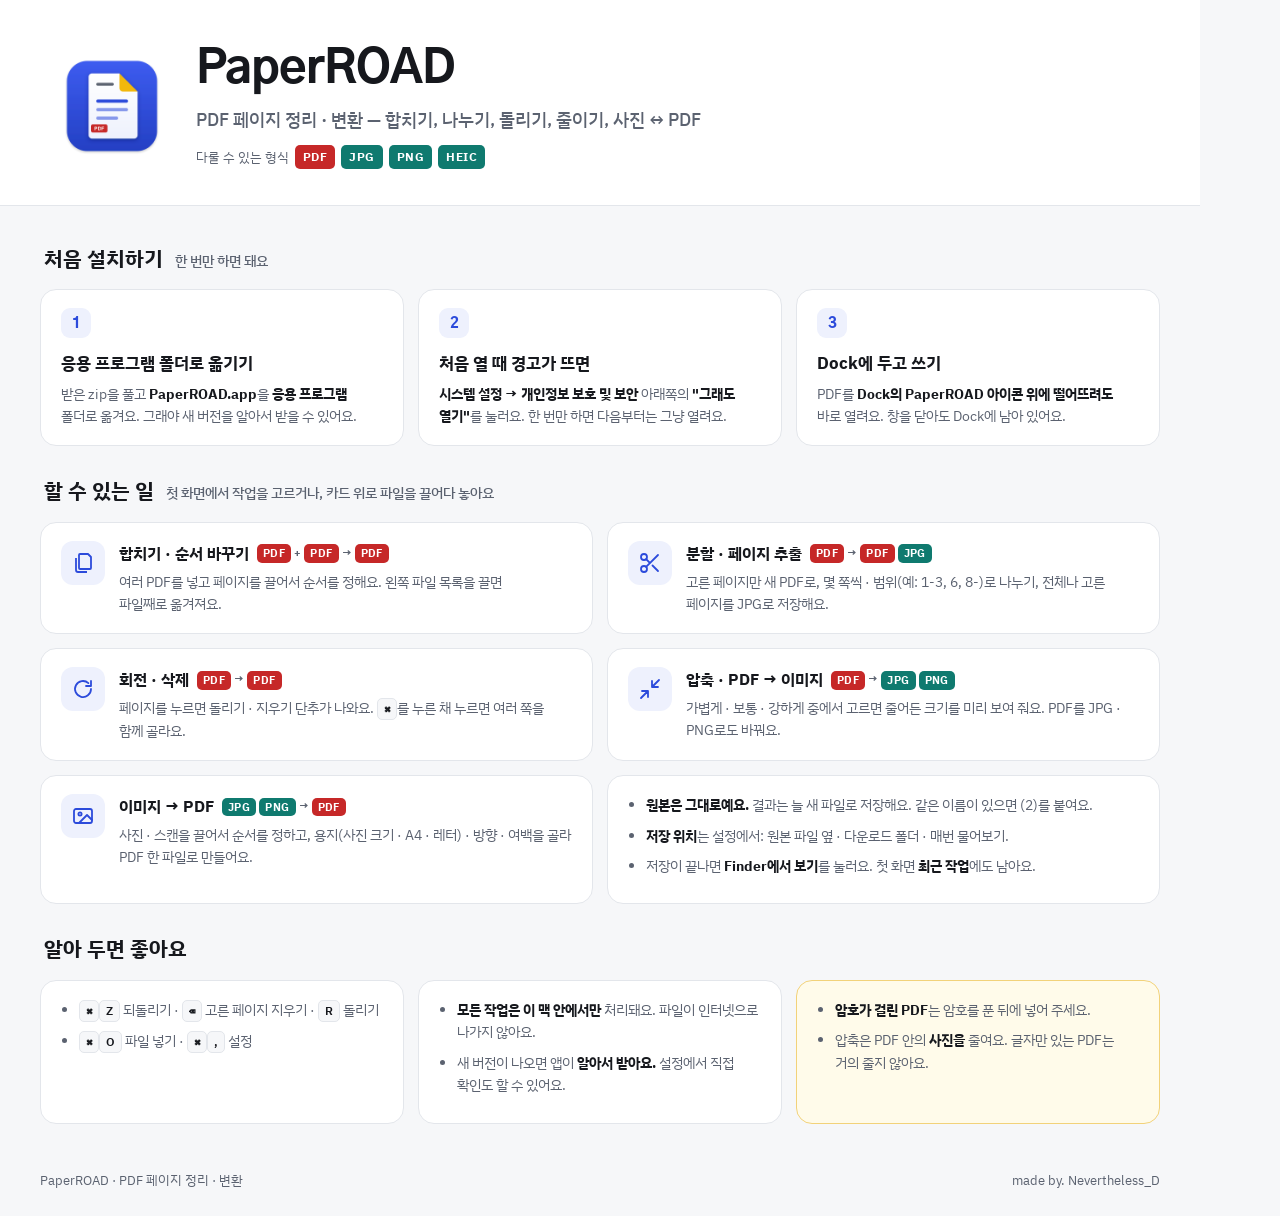
<file: docs/guide.html>
<!doctype html>
<html lang="ko">
<head>
<meta charset="utf-8">
<title>PaperROAD 사용 가이드</title>
<!-- 사용 가이드 이미지 원본. python3 scripts/guide.py 로 docs/PaperROAD_사용가이드.png 를 만들어요 -->
<style>
@font-face { font-family: "IBM Plex Sans KR"; src: url("../engine/web/fonts/IBMPlexSansKR-Regular.woff2") format("woff2"); font-weight: 400; }
@font-face { font-family: "IBM Plex Sans KR"; src: url("../engine/web/fonts/IBMPlexSansKR-Medium.woff2") format("woff2"); font-weight: 500; }
@font-face { font-family: "IBM Plex Sans KR"; src: url("../engine/web/fonts/IBMPlexSansKR-SemiBold.woff2") format("woff2"); font-weight: 600; }
@font-face { font-family: "IBM Plex Sans KR"; src: url("../engine/web/fonts/IBMPlexSansKR-Bold.woff2") format("woff2"); font-weight: 700; }
@font-face { font-family: "Gothic A1"; src: url("../engine/web/fonts/GothicA1-ExtraBold.woff2") format("woff2"); font-weight: 800; }
:root { --bg: #F6F7F9; --surface: #FFFFFF; --ink: #16181D; --muted: #5B6270; --line: #E3E6EB; --accent: #2C4BDB; --soft: #EEF1FD; --pdf: #C62828; --img: #0F7A6F; --amber: #F2B807; }
* { box-sizing: border-box; word-break: keep-all; overflow-wrap: break-word; }
h1, h2, h3 { text-wrap: balance; } p, li, span { text-wrap: pretty; }
body { margin: 0; width: 1200px; background: var(--bg); color: var(--ink); font: 400 15px/1.6 "IBM Plex Sans KR", sans-serif; -webkit-font-smoothing: antialiased; }
.hero { display: flex; align-items: center; gap: 28px; padding: 44px 56px 36px; background: var(--surface); border-bottom: 1px solid var(--line); }
.hero img { width: 112px; height: 112px; }
.hero h1 { margin: 0; font: 800 46px/1.1 "Gothic A1", sans-serif; letter-spacing: -0.02em; }
.hero p { margin: 10px 0 12px; font-size: 18px; font-weight: 500; color: var(--muted); }
.fmt { display: inline-block; padding: 2px 8px; border-radius: 5px; color: #FFFFFF; font-size: 12px; font-weight: 700; letter-spacing: .04em; }
.fmt.pdf { background: var(--pdf); } .fmt.img { background: var(--img); }
.formats { display: flex; gap: 6px; align-items: center; font-size: 13px; color: var(--muted); }
.wrap { padding: 8px 40px 28px; }
h2 { margin: 28px 4px 14px; font-size: 21px; font-weight: 700; display: flex; align-items: baseline; gap: 12px; }
h2 small { font-size: 14px; font-weight: 500; color: var(--muted); }
.row { display: grid; gap: 14px; }
.c3 { grid-template-columns: repeat(3, 1fr); }
.c2 { grid-template-columns: 1fr 1fr; }
.card { background: var(--surface); border: 1px solid var(--line); border-radius: 16px; padding: 18px 20px; }
.step b.n { display: inline-grid; place-items: center; width: 30px; height: 30px; border-radius: 9px; background: var(--soft); color: var(--accent); font: 800 15px "Gothic A1"; }
.step h3 { margin: 12px 0 6px; font-size: 16.5px; }
.step p { margin: 0; color: var(--muted); font-size: 14px; }
.step p strong { color: var(--ink); }
.task { display: flex; gap: 14px; align-items: flex-start; }
.task .ic { width: 44px; height: 44px; flex: none; border-radius: 12px; background: var(--soft); color: var(--accent); display: flex; align-items: center; justify-content: center; }
.task h3 { margin: 0 0 4px; font-size: 16px; display: flex; align-items: center; gap: 8px; flex-wrap: wrap; }
.task p { margin: 0; color: var(--muted); font-size: 14px; }
.fl { display: inline-flex; gap: 3px; align-items: center; font-size: 11px; font-weight: 700; color: var(--muted); }
.fl .fmt { font-size: 10.5px; padding: 1px 6px; }
.tips li { margin: 0 0 8px; color: var(--muted); font-size: 14px; }
.tips li strong { color: var(--ink); }
.tips ul { margin: 0; padding-left: 18px; }
.warn { border-color: #F2D27A; background: #FFFBEA; }
.foot { display: flex; justify-content: space-between; padding: 18px 40px 26px; color: var(--muted); font-size: 13px; }
kbd { display: inline-block; padding: 0 6px; border-radius: 5px; border: 1px solid var(--line); background: var(--bg); font: 600 12px/20px "IBM Plex Sans KR", sans-serif; color: var(--ink); }
</style>
</head>
<body>
<section class="hero">
  <img src="../app/AppIcon.png" alt="">
  <div>
    <h1>PaperROAD</h1>
    <p>PDF 페이지 정리 · 변환 — 합치기, 나누기, 돌리기, 줄이기, 사진 ↔ PDF</p>
    <div class="formats">다룰 수 있는 형식 <span class="fmt pdf">PDF</span><span class="fmt img">JPG</span><span class="fmt img">PNG</span><span class="fmt img">HEIC</span></div>
  </div>
</section>
<div class="wrap">
  <h2>처음 설치하기 <small>한 번만 하면 돼요</small></h2>
  <div class="row c3">
    <div class="card step"><b class="n">1</b><h3>응용 프로그램 폴더로 옮기기</h3><p>받은 zip을 풀고 <strong>PaperROAD.app</strong>을 <strong>응용 프로그램</strong> 폴더로 옮겨요. 그래야 새 버전을 알아서 받을 수 있어요.</p></div>
    <div class="card step"><b class="n">2</b><h3>처음 열 때 경고가 뜨면</h3><p><strong>시스템 설정 → 개인정보 보호 및 보안</strong> 아래쪽의 <strong>"그래도 열기"</strong>를 눌러요. 한 번만 하면 다음부터는 그냥 열려요.</p></div>
    <div class="card step"><b class="n">3</b><h3>Dock에 두고 쓰기</h3><p>PDF를 <strong>Dock의 PaperROAD 아이콘 위에 떨어뜨려도</strong> 바로 열려요. 창을 닫아도 Dock에 남아 있어요.</p></div>
  </div>

  <h2>할 수 있는 일 <small>첫 화면에서 작업을 고르거나, 카드 위로 파일을 끌어다 놓아요</small></h2>
  <div class="row c2">
    <div class="card task"><span class="ic"><svg width="24" height="24" viewBox="0 0 24 24" fill="none" stroke="currentColor" stroke-width="1.8" stroke-linejoin="round"><path d="M9 3h8l3 3v11a1 1 0 0 1-1 1H9a1 1 0 0 1-1-1V4a1 1 0 0 1 1-1z"/><path d="M5 7v12a2 2 0 0 0 2 2h9"/></svg></span><div><h3>합치기 · 순서 바꾸기 <span class="fl"><span class="fmt pdf">PDF</span>+<span class="fmt pdf">PDF</span>→<span class="fmt pdf">PDF</span></span></h3><p>여러 PDF를 넣고 페이지를 끌어서 순서를 정해요. 왼쪽 파일 목록을 끌면 파일째로 옮겨져요.</p></div></div>
    <div class="card task"><span class="ic"><svg width="24" height="24" viewBox="0 0 24 24" fill="none" stroke="currentColor" stroke-width="1.8" stroke-linecap="round"><circle cx="6" cy="6" r="3"/><circle cx="6" cy="18" r="3"/><path d="M20 4 8.1 15.9M14.5 14.5 20 20M8.1 8.1 12 12"/></svg></span><div><h3>분할 · 페이지 추출 <span class="fl"><span class="fmt pdf">PDF</span>→<span class="fmt pdf">PDF</span><span class="fmt img">JPG</span></span></h3><p>고른 페이지만 새 PDF로, 몇 쪽씩 · 범위(예: 1-3, 6, 8-)로 나누기, 전체나 고른 페이지를 JPG로 저장해요.</p></div></div>
    <div class="card task"><span class="ic"><svg width="24" height="24" viewBox="0 0 24 24" fill="none" stroke="currentColor" stroke-width="1.8" stroke-linecap="round" stroke-linejoin="round"><path d="M20 12a8 8 0 1 1-2.6-5.9"/><path d="M20 4v5h-5"/></svg></span><div><h3>회전 · 삭제 <span class="fl"><span class="fmt pdf">PDF</span>→<span class="fmt pdf">PDF</span></span></h3><p>페이지를 누르면 돌리기 · 지우기 단추가 나와요. <kbd>⌘</kbd>를 누른 채 누르면 여러 쪽을 함께 골라요.</p></div></div>
    <div class="card task"><span class="ic"><svg width="24" height="24" viewBox="0 0 24 24" fill="none" stroke="currentColor" stroke-width="1.8" stroke-linecap="round" stroke-linejoin="round"><path d="M4 14h6v6M20 10h-6V4M14 10l7-7M3 21l7-7"/></svg></span><div><h3>압축 · PDF → 이미지 <span class="fl"><span class="fmt pdf">PDF</span>→<span class="fmt img">JPG</span><span class="fmt img">PNG</span></span></h3><p>가볍게 · 보통 · 강하게 중에서 고르면 줄어든 크기를 미리 보여 줘요. PDF를 JPG · PNG로도 바꿔요.</p></div></div>
    <div class="card task"><span class="ic"><svg width="24" height="24" viewBox="0 0 24 24" fill="none" stroke="currentColor" stroke-width="1.8" stroke-linecap="round" stroke-linejoin="round"><rect x="3" y="5" width="18" height="14" rx="2"/><circle cx="9" cy="10" r="1.6"/><path d="M21 16l-5-5-8 8"/></svg></span><div><h3>이미지 → PDF <span class="fl"><span class="fmt img">JPG</span><span class="fmt img">PNG</span>→<span class="fmt pdf">PDF</span></span></h3><p>사진 · 스캔을 끌어서 순서를 정하고, 용지(사진 크기 · A4 · 레터) · 방향 · 여백을 골라 PDF 한 파일로 만들어요.</p></div></div>
    <div class="card tips"><ul>
      <li><strong>원본은 그대로예요.</strong> 결과는 늘 새 파일로 저장해요. 같은 이름이 있으면 (2)를 붙여요.</li>
      <li><strong>저장 위치</strong>는 설정에서: 원본 파일 옆 · 다운로드 폴더 · 매번 물어보기.</li>
      <li>저장이 끝나면 <strong>Finder에서 보기</strong>를 눌러요. 첫 화면 <strong>최근 작업</strong>에도 남아요.</li>
    </ul></div>
  </div>

  <h2>알아 두면 좋아요</h2>
  <div class="row c3">
    <div class="card tips"><ul><li><kbd>⌘</kbd><kbd>Z</kbd> 되돌리기 · <kbd>⌫</kbd> 고른 페이지 지우기 · <kbd>R</kbd> 돌리기</li><li><kbd>⌘</kbd><kbd>O</kbd> 파일 넣기 · <kbd>⌘</kbd><kbd>,</kbd> 설정</li></ul></div>
    <div class="card tips"><ul><li><strong>모든 작업은 이 맥 안에서만</strong> 처리돼요. 파일이 인터넷으로 나가지 않아요.</li><li>새 버전이 나오면 앱이 <strong>알아서 받아요.</strong> 설정에서 직접 확인도 할 수 있어요.</li></ul></div>
    <div class="card tips warn"><ul><li><strong>암호가 걸린 PDF</strong>는 암호를 푼 뒤에 넣어 주세요.</li><li>압축은 PDF 안의 <strong>사진을</strong> 줄여요. 글자만 있는 PDF는 거의 줄지 않아요.</li></ul></div>
  </div>
</div>
<div class="foot"><span>PaperROAD · PDF 페이지 정리 · 변환</span><span>made by. Nevertheless_D</span></div>
</body>
</html>
</file>
